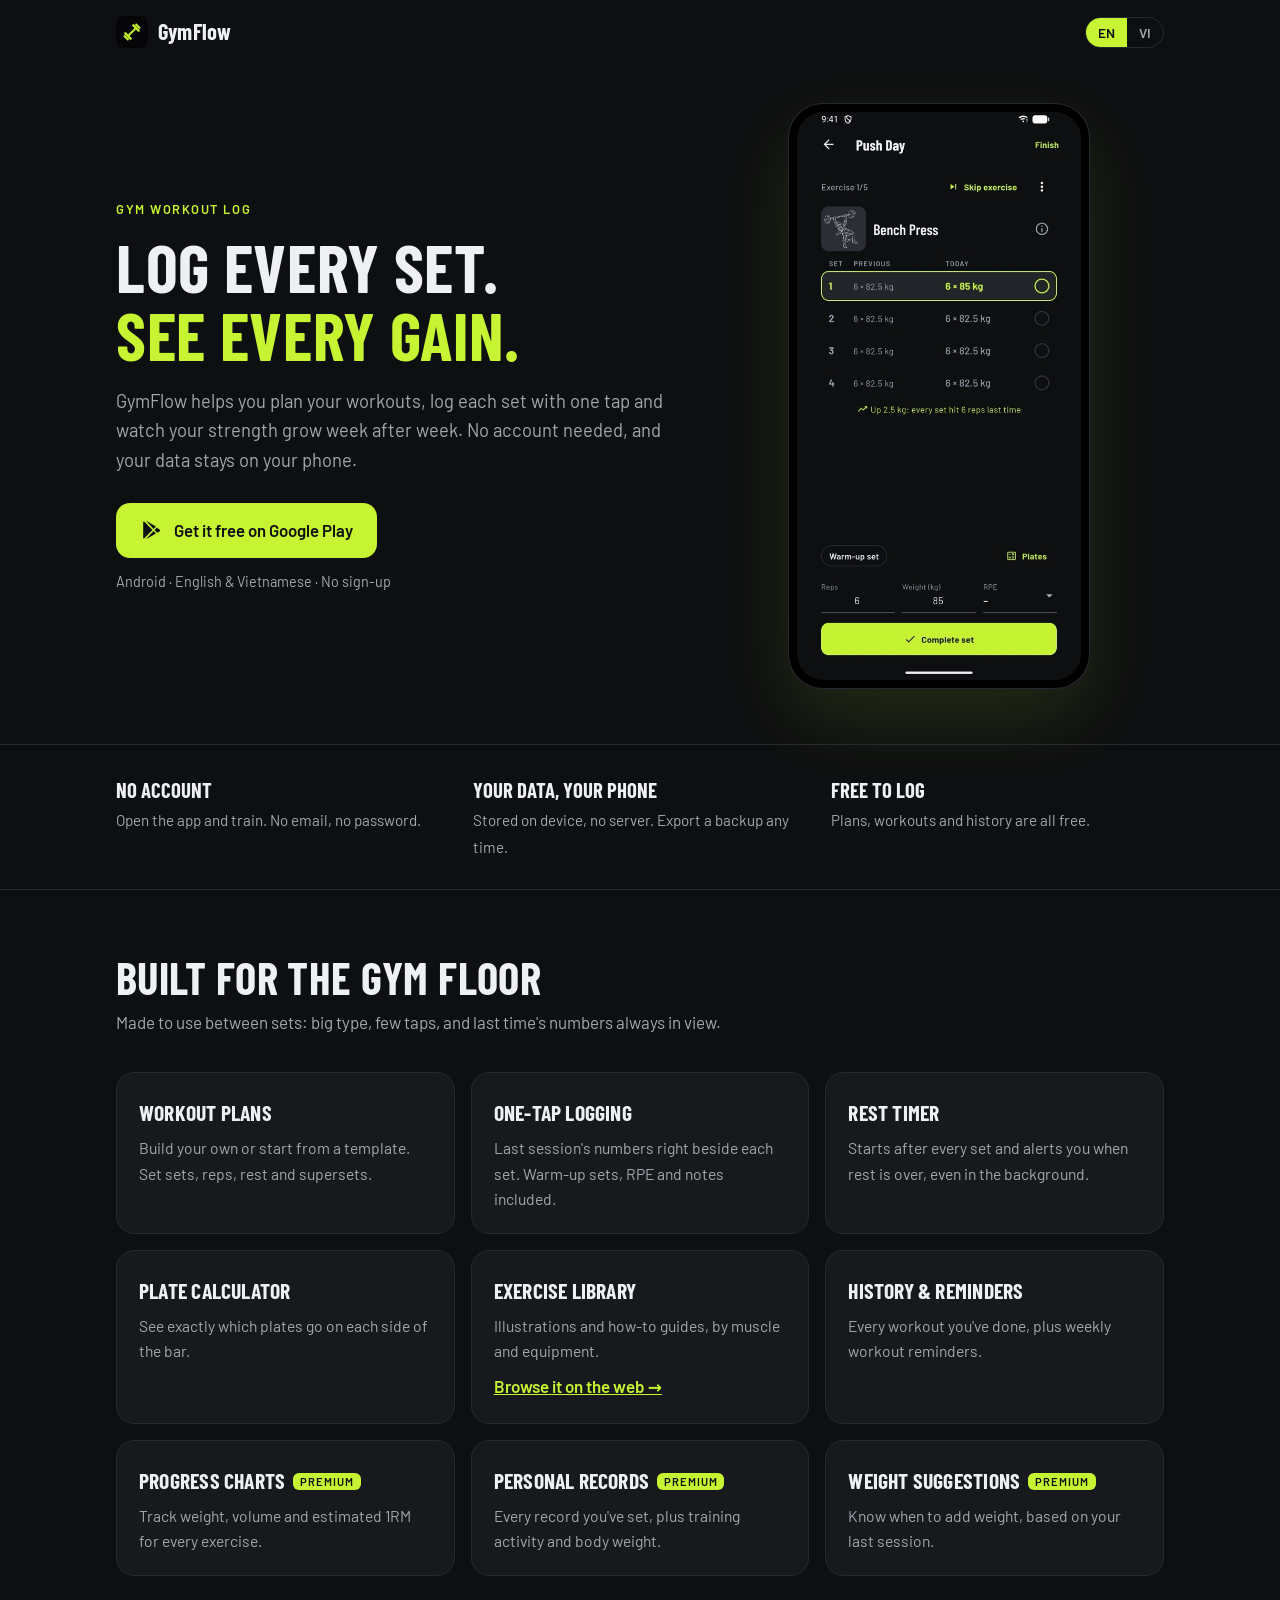
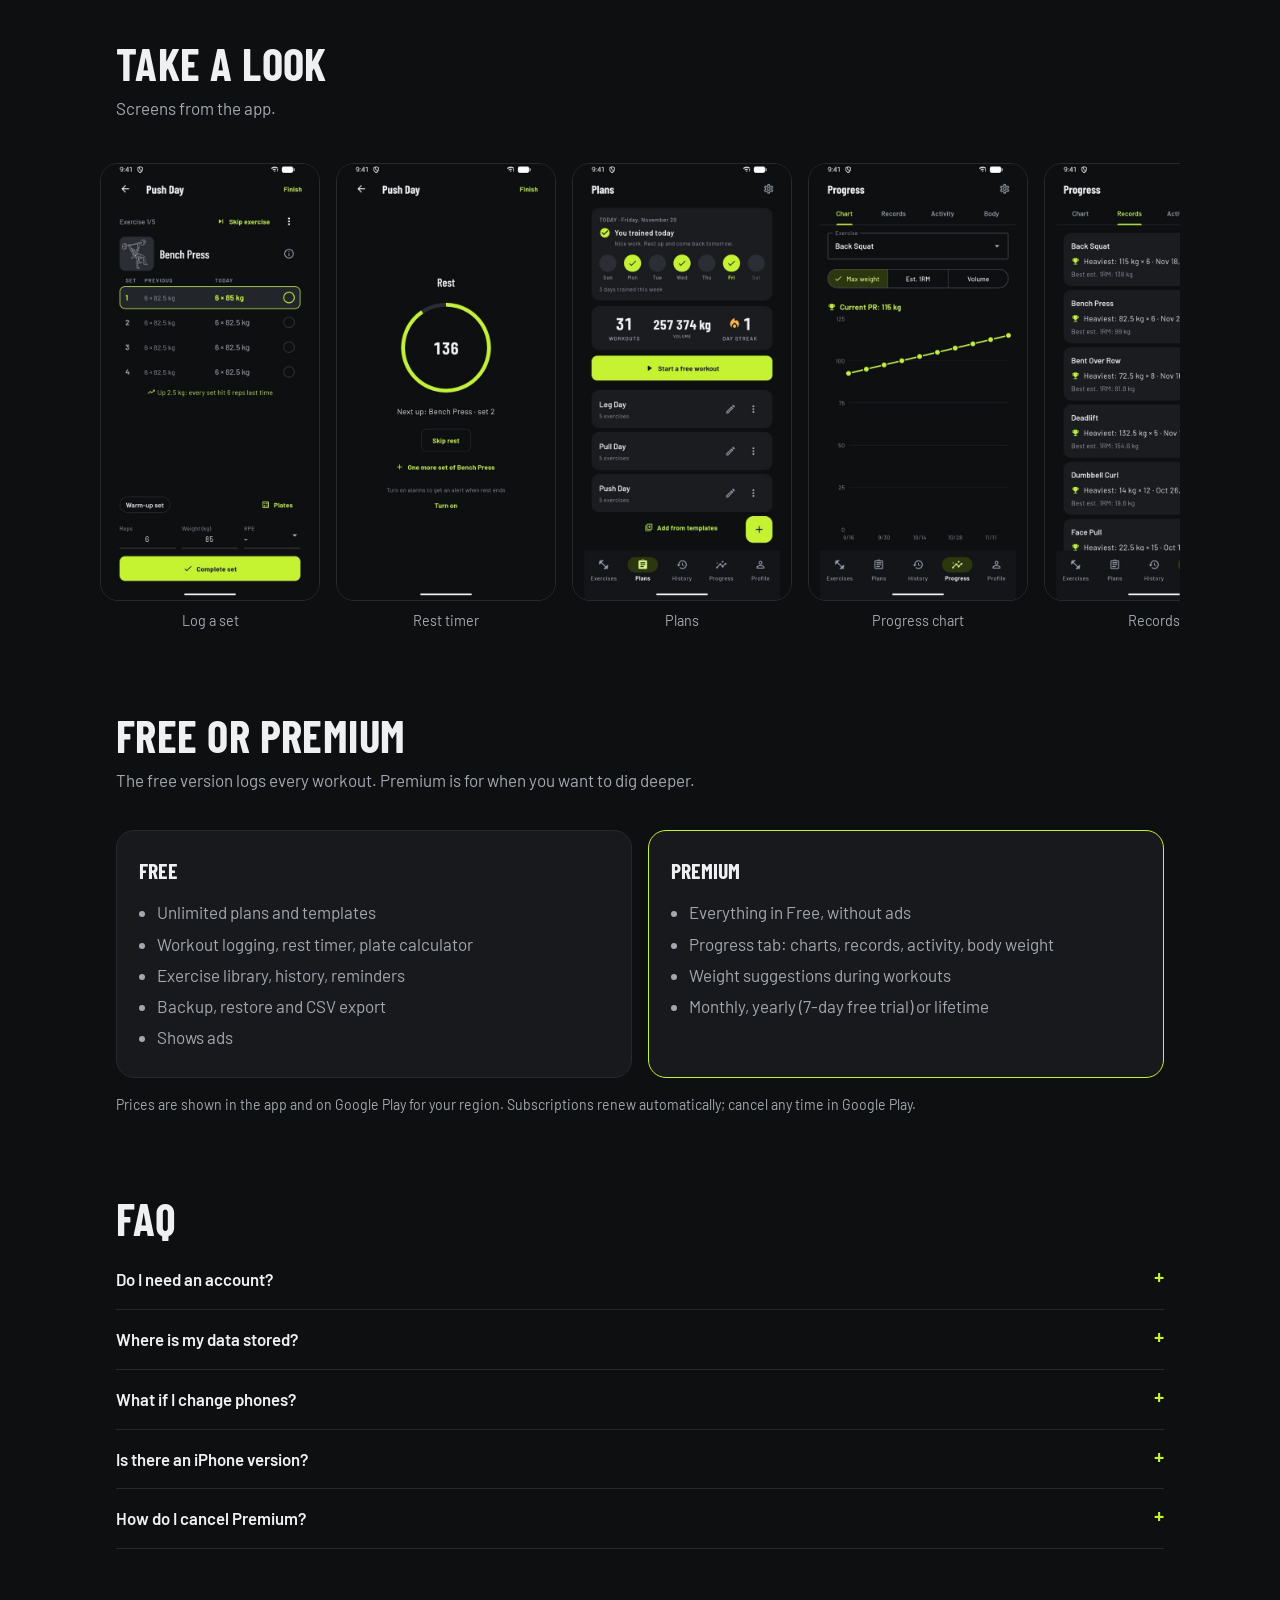
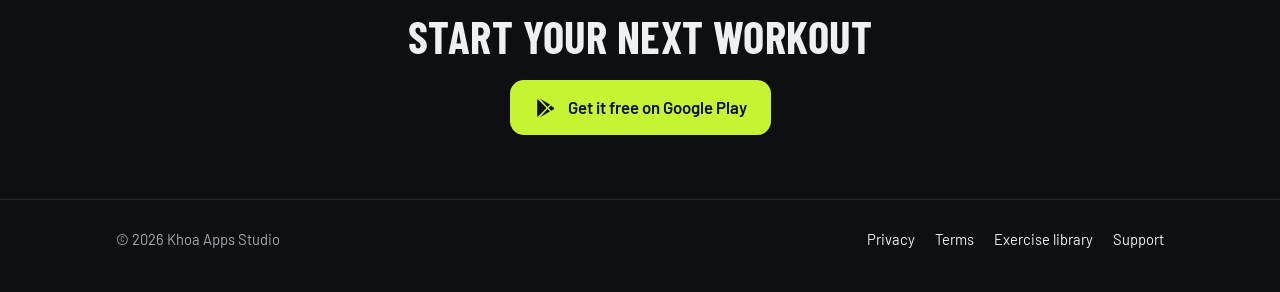
<file: index.html>
<!doctype html>
<html lang="en">
<head>
<meta charset="utf-8">
<meta name="viewport" content="width=device-width, initial-scale=1">
<title>GymFlow — Gym workout log &amp; tracker</title>
<meta name="description" content="Plan workouts, log every set and see your progress. No account, your data stays on your phone. Free on Google Play.">
<meta property="og:type" content="website">
<meta property="og:title" content="GymFlow — Gym workout log &amp; tracker">
<meta property="og:description" content="Plan workouts, log every set and see your progress. No account, your data stays on your phone.">
<meta property="og:image" content="https://khoatn1993.github.io/img/og.jpg">
<meta property="og:url" content="https://khoatn1993.github.io/">
<meta name="twitter:card" content="summary_large_image">
<meta name="theme-color" content="#0e0f11">
<link rel="icon" type="image/png" href="img/favicon.png">
<link rel="apple-touch-icon" href="img/icon-192.png">
<link rel="preconnect" href="https://fonts.googleapis.com">
<link rel="preconnect" href="https://fonts.gstatic.com" crossorigin>
<link href="https://fonts.googleapis.com/css2?family=Barlow:wght@400;500;600&family=Barlow+Condensed:wght@600;700&display=swap" rel="stylesheet">
<style>
:root {
  --bg: #0e0f11;
  --surface: #17191c;
  --line: #26292e;
  --fg: #eef0f2;
  --muted: #a3a8b0;
  --lime: #c6f432;
  --on-lime: #0e0f11;
}
* { box-sizing: border-box; }
html { scroll-behavior: smooth; }
body {
  margin: 0;
  background: var(--bg);
  color: var(--fg);
  font: 17px/1.6 "Barlow", system-ui, -apple-system, "Segoe UI", Roboto, sans-serif;
  -webkit-font-smoothing: antialiased;
}
a { color: var(--lime); }
img { display: block; max-width: 100%; height: auto; }
.wrap { max-width: 1080px; margin: 0 auto; padding: 0 16px; }
h1, h2, h3, .brand { font-family: "Barlow Condensed", "Barlow", sans-serif; letter-spacing: 0.01em; }

header .wrap { display: flex; align-items: center; justify-content: space-between; height: 64px; }
.brand { display: flex; align-items: center; gap: 10px; font-size: 1.4rem; font-weight: 700; color: var(--fg); text-decoration: none; }
.brand img { width: 32px; height: 32px; border-radius: 8px; }
.lang-switch { display: flex; border: 1px solid var(--line); border-radius: 999px; overflow: hidden; }
.lang-switch button {
  background: none; border: 0; color: var(--muted); font: 600 0.85rem "Barlow", sans-serif;
  padding: 6px 12px; cursor: pointer;
}
.lang-switch button[aria-pressed="true"] { background: var(--lime); color: var(--on-lime); }

.hero { padding: 40px 0 56px; }
.hero .wrap { display: grid; grid-template-columns: 1.1fr 0.9fr; gap: 48px; align-items: center; }
.eyebrow { color: var(--lime); font-weight: 600; text-transform: uppercase; letter-spacing: 0.12em; font-size: 0.8rem; margin: 0 0 12px; }
.hero h1 { font-size: clamp(2.6rem, 6vw, 4.2rem); line-height: 1.02; margin: 0 0 18px; text-transform: uppercase; }
.hero h1 span { color: var(--lime); }
.lead { font-size: 1.15rem; color: var(--muted); margin: 0 0 28px; max-width: 34em; }
.cta {
  display: inline-flex; align-items: center; gap: 12px;
  background: var(--lime); color: var(--on-lime); text-decoration: none;
  padding: 14px 24px; border-radius: 14px; font-weight: 600; font-size: 1.05rem;
}
.cta svg { width: 22px; height: 22px; flex: none; }
.cta:hover { filter: brightness(1.06); }
.cta-note { color: var(--muted); font-size: 0.9rem; margin: 12px 0 0; }
.phone {
  justify-self: center; width: min(300px, 80vw);
  border-radius: 34px; padding: 8px; background: #000;
  box-shadow: 0 0 0 1px var(--line), 0 30px 80px rgba(198, 244, 50, 0.12);
}
.phone img { width: 100%; border-radius: 26px; }

.pillars { border-top: 1px solid var(--line); border-bottom: 1px solid var(--line); padding: 28px 0; }
.pillars ul { list-style: none; margin: 0; padding: 0; display: grid; grid-template-columns: repeat(3, 1fr); gap: 24px; }
.pillars strong { display: block; font-family: "Barlow Condensed", sans-serif; font-size: 1.3rem; text-transform: uppercase; }
.pillars span { color: var(--muted); font-size: 0.95rem; }

section { padding: 64px 0; }
section.tight { padding-top: 0; }
section > .wrap > h2 { font-size: clamp(2rem, 4vw, 2.8rem); text-transform: uppercase; margin: 0 0 8px; line-height: 1.05; }
.sub { color: var(--muted); margin: 0 0 36px; max-width: 40em; }
.grid { display: grid; grid-template-columns: repeat(3, 1fr); gap: 16px; }
.card { background: var(--surface); border: 1px solid var(--line); border-radius: 18px; padding: 22px; }
.card h3 { font-size: 1.35rem; margin: 0 0 6px; text-transform: uppercase; }
.card p { margin: 0; color: var(--muted); font-size: 0.98rem; }
.card-link { display: inline-block; margin-top: 10px; font-weight: 600; }
.badge { display: inline-block; font: 600 0.7rem "Barlow", sans-serif; text-transform: uppercase; letter-spacing: 0.08em; color: var(--on-lime); background: var(--lime); border-radius: 6px; padding: 2px 7px; margin-left: 8px; vertical-align: 3px; }

.gallery { display: flex; gap: 16px; overflow-x: auto; scroll-snap-type: x mandatory; padding: 4px 16px 16px; margin: 0 -16px; }
.gallery figure { flex: 0 0 auto; width: 220px; margin: 0; scroll-snap-align: start; }
.gallery img { width: 100%; border-radius: 18px; border: 1px solid var(--line); }
.gallery figcaption { color: var(--muted); font-size: 0.9rem; margin-top: 8px; text-align: center; }

.plans { display: grid; grid-template-columns: 1fr 1fr; gap: 16px; }
.plans .card ul { margin: 12px 0 0; padding-left: 1.1rem; color: var(--muted); }
.plans .card li { margin: 4px 0; }
.plans .premium { border-color: var(--lime); }
.fine { color: var(--muted); font-size: 0.88rem; margin-top: 16px; }

details { border-bottom: 1px solid var(--line); padding: 16px 0; }
summary { cursor: pointer; font-weight: 600; font-size: 1.05rem; list-style: none; display: flex; justify-content: space-between; gap: 16px; }
summary::-webkit-details-marker { display: none; }
summary::after { content: "+"; color: var(--lime); font-size: 1.3rem; line-height: 1; }
details[open] summary::after { content: "–"; }
details p { color: var(--muted); margin: 10px 0 0; }

.final { text-align: center; }
.final h2 { margin-bottom: 20px !important; }
footer { border-top: 1px solid var(--line); padding: 28px 0 40px; color: var(--muted); font-size: 0.92rem; }
footer .wrap { display: flex; flex-wrap: wrap; gap: 12px 24px; justify-content: space-between; }
footer nav { display: flex; flex-wrap: wrap; gap: 8px 20px; }
footer a { color: var(--fg); text-decoration: none; }
footer a:hover { color: var(--lime); }

@media (max-width: 820px) {
  .hero { padding-top: 16px; }
  .hero .wrap { grid-template-columns: 1fr; gap: 40px; }
  .grid { grid-template-columns: 1fr 1fr; }
  .pillars ul { grid-template-columns: 1fr; gap: 14px; }
}
@media (max-width: 560px) {
  .grid, .plans { grid-template-columns: 1fr; }
  section { padding: 48px 0; }
  .gallery figure { width: 180px; }
}
</style>
</head>
<body>

<header>
  <div class="wrap">
    <a class="brand" href="#"><img src="img/icon-192.png" alt="">GymFlow</a>
    <div class="lang-switch" role="group" aria-label="Language">
      <button type="button" data-set-lang="en" aria-pressed="true">EN</button>
      <button type="button" data-set-lang="vi" aria-pressed="false">VI</button>
    </div>
  </div>
</header>

<main>
<div class="hero">
  <div class="wrap">
    <div>
      <p class="eyebrow" data-vi="Nhật ký tập gym">Gym workout log</p>
      <h1 data-vi-html="Ghi từng hiệp.<br><span>Thấy rõ tiến bộ.</span>">Log every set.<br><span>See every gain.</span></h1>
      <p class="lead" data-vi="GymFlow giúp bạn lập kế hoạch buổi tập, ghi lại từng hiệp chỉ với một chạm và theo dõi sức mạnh tăng lên qua từng tuần. Không cần tài khoản, dữ liệu nằm trên điện thoại của bạn.">GymFlow helps you plan your workouts, log each set with one tap and watch your strength grow week after week. No account needed, and your data stays on your phone.</p>
      <a class="cta" href="https://play.google.com/store/apps/details?id=com.fitness.personal&amp;referrer=utm_source%3Dwebsite%26utm_campaign%3Dhero">
        <svg viewBox="0 0 24 24" aria-hidden="true"><path fill="currentColor" d="M4.2 2.4a1.5 1.5 0 0 0-.7 1.3v16.6c0 .55.28 1.04.7 1.3l9.4-9.6-9.4-9.6Zm10.6 8.4 2.6-2.7L6.6 1.9l8.2 8.9Zm0 2.4-8.2 8.9 10.8-6.2-2.6-2.7Zm4-4.3-2.9 3.1 2.9 3.1 2.6-1.5c.8-.47.8-1.63 0-2.1l-2.6-1.6Z"/></svg>
        <span data-vi="Tải miễn phí trên Google Play">Get it free on Google Play</span>
      </a>
      <p class="cta-note" data-vi="Android · Tiếng Việt &amp; English · Không cần đăng ký">Android · English &amp; Vietnamese · No sign-up</p>
    </div>
    <div class="phone"><img src="img/01-session.jpg" alt="Logging a bench press set in GymFlow" width="540" height="1080"></div>
  </div>
</div>

<div class="pillars">
  <div class="wrap">
    <ul>
      <li><strong data-vi="Không tài khoản">No account</strong><span data-vi="Mở app là tập. Không email, không mật khẩu.">Open the app and train. No email, no password.</span></li>
      <li><strong data-vi="Dữ liệu của bạn">Your data, your phone</strong><span data-vi="Lưu trên máy, không có server. Xuất file sao lưu bất cứ lúc nào.">Stored on device, no server. Export a backup any time.</span></li>
      <li><strong data-vi="Miễn phí để ghi">Free to log</strong><span data-vi="Kế hoạch, buổi tập và lịch sử đều miễn phí.">Plans, workouts and history are all free.</span></li>
    </ul>
  </div>
</div>

<section id="features">
  <div class="wrap">
    <h2 data-vi="Mọi thứ cho buổi tập">Built for the gym floor</h2>
    <p class="sub" data-vi="Thiết kế để dùng giữa các hiệp: chữ to, ít chạm, luôn thấy lần trước bạn đã làm gì.">Made to use between sets: big type, few taps, and last time's numbers always in view.</p>
    <div class="grid">
      <div class="card"><h3 data-vi="Kế hoạch tập">Workout plans</h3><p data-vi="Tự tạo hoặc bắt đầu từ mẫu có sẵn. Đặt số hiệp, số lần, thời gian nghỉ và superset.">Build your own or start from a template. Set sets, reps, rest and supersets.</p></div>
      <div class="card"><h3 data-vi="Ghi một chạm">One-tap logging</h3><p data-vi="Số liệu lần trước nằm ngay cạnh từng hiệp. Có hiệp khởi động, RPE và ghi chú.">Last session's numbers right beside each set. Warm-up sets, RPE and notes included.</p></div>
      <div class="card"><h3 data-vi="Đồng hồ nghỉ">Rest timer</h3><p data-vi="Tự chạy sau mỗi hiệp và báo khi hết giờ nghỉ, kể cả khi app chạy nền.">Starts after every set and alerts you when rest is over, even in the background.</p></div>
      <div class="card"><h3 data-vi="Tính bánh tạ">Plate calculator</h3><p data-vi="Biết ngay cần lắp bánh tạ nào mỗi bên thanh đòn.">See exactly which plates go on each side of the bar.</p></div>
      <div class="card"><h3 data-vi="Thư viện bài tập">Exercise library</h3><p data-vi="Hình minh hoạ và hướng dẫn từng bài, theo nhóm cơ và dụng cụ.">Illustrations and how-to guides, by muscle and equipment.</p><a class="card-link library-link" href="https://gymflowlog.pages.dev/" data-vi="Xem thư viện trên web →">Browse it on the web →</a></div>
      <div class="card"><h3 data-vi-html="Lịch sử &amp; nhắc tập">History &amp; reminders</h3><p data-vi="Xem lại mọi buổi tập và đặt lời nhắc hằng tuần.">Every workout you've done, plus weekly workout reminders.</p></div>
      <div class="card"><h3><span data-vi="Biểu đồ tiến bộ">Progress charts</span><span class="badge">Premium</span></h3><p data-vi="Theo dõi mức tạ, khối lượng và 1RM ước tính của từng bài.">Track weight, volume and estimated 1RM for every exercise.</p></div>
      <div class="card"><h3><span data-vi="Kỷ lục cá nhân">Personal records</span><span class="badge">Premium</span></h3><p data-vi="Mọi kỷ lục bạn đã lập, cùng hoạt động tập luyện và cân nặng cơ thể.">Every record you've set, plus training activity and body weight.</p></div>
      <div class="card"><h3><span data-vi="Gợi ý mức tạ">Weight suggestions</span><span class="badge">Premium</span></h3><p data-vi="Biết khi nào nên tăng tạ, dựa trên buổi tập trước.">Know when to add weight, based on your last session.</p></div>
    </div>
  </div>
</section>

<section id="screens" class="tight">
  <div class="wrap">
    <h2 data-vi="Xem trước">Take a look</h2>
    <p class="sub" data-vi="Ảnh chụp từ app (giao diện tiếng Anh).">Screens from the app.</p>
    <div class="gallery">
      <figure><img src="img/01-session.jpg" alt="" loading="lazy" width="540" height="1080"><figcaption data-vi="Ghi hiệp">Log a set</figcaption></figure>
      <figure><img src="img/02-session-rest.jpg" alt="" loading="lazy" width="540" height="1080"><figcaption data-vi="Nghỉ giữa hiệp">Rest timer</figcaption></figure>
      <figure><img src="img/05-plans.jpg" alt="" loading="lazy" width="540" height="1080"><figcaption data-vi="Kế hoạch">Plans</figcaption></figure>
      <figure><img src="img/03-progress-chart.jpg" alt="" loading="lazy" width="540" height="1080"><figcaption data-vi="Biểu đồ">Progress chart</figcaption></figure>
      <figure><img src="img/04-progress-records.jpg" alt="" loading="lazy" width="540" height="1080"><figcaption data-vi="Kỷ lục">Records</figcaption></figure>
      <figure><img src="img/06-history.jpg" alt="" loading="lazy" width="540" height="1080"><figcaption data-vi="Lịch sử">History</figcaption></figure>
      <figure><img src="img/07-guide.jpg" alt="" loading="lazy" width="540" height="1080"><figcaption data-vi="Hướng dẫn bài tập">Exercise guide</figcaption></figure>
    </div>
  </div>
</section>

<section id="pricing" class="tight">
  <div class="wrap">
    <h2 data-vi="Miễn phí hay Premium">Free or Premium</h2>
    <p class="sub" data-vi="Bản miễn phí đủ để ghi mọi buổi tập. Premium dành cho ai muốn xem sâu hơn.">The free version logs every workout. Premium is for when you want to dig deeper.</p>
    <div class="plans">
      <div class="card">
        <h3 data-vi="Miễn phí">Free</h3>
        <ul>
          <li data-vi="Kế hoạch tập không giới hạn, mẫu có sẵn">Unlimited plans and templates</li>
          <li data-vi="Ghi buổi tập, đồng hồ nghỉ, tính bánh tạ">Workout logging, rest timer, plate calculator</li>
          <li data-vi="Thư viện bài tập, lịch sử, nhắc tập">Exercise library, history, reminders</li>
          <li data-vi="Sao lưu, khôi phục, xuất CSV">Backup, restore and CSV export</li>
          <li data-vi="Có quảng cáo">Shows ads</li>
        </ul>
      </div>
      <div class="card premium">
        <h3>Premium</h3>
        <ul>
          <li data-vi="Mọi thứ của bản miễn phí, không quảng cáo">Everything in Free, without ads</li>
          <li data-vi="Tab Tiến độ: biểu đồ, kỷ lục, hoạt động, cân nặng">Progress tab: charts, records, activity, body weight</li>
          <li data-vi="Gợi ý mức tạ khi tập">Weight suggestions during workouts</li>
          <li data-vi="Theo tháng, theo năm (dùng thử 7 ngày) hoặc trọn đời">Monthly, yearly (7-day free trial) or lifetime</li>
        </ul>
      </div>
    </div>
    <p class="fine" data-vi="Giá hiển thị trong app và trên Google Play theo khu vực của bạn. Gói thuê bao tự gia hạn, huỷ bất cứ lúc nào trong Google Play.">Prices are shown in the app and on Google Play for your region. Subscriptions renew automatically; cancel any time in Google Play.</p>
  </div>
</section>

<section id="faq" class="tight">
  <div class="wrap">
    <h2 data-vi="Câu hỏi thường gặp">FAQ</h2>
    <details><summary data-vi="Có cần tạo tài khoản không?">Do I need an account?</summary><p data-vi="Không. Mở app là dùng được ngay.">No. Open the app and start training.</p></details>
    <details><summary data-vi="Dữ liệu của tôi được lưu ở đâu?">Where is my data stored?</summary><p data-vi="Chỉ trên điện thoại của bạn. GymFlow không có server và không đồng bộ dữ liệu tập luyện đi đâu cả. Xem Chính sách quyền riêng tư để biết chi tiết.">Only on your phone. GymFlow has no server and doesn't sync your training data anywhere. See the Privacy Policy for details.</p></details>
    <details><summary data-vi="Đổi điện thoại thì sao?">What if I change phones?</summary><p data-vi="Vào Cài đặt, xuất file sao lưu, chuyển file sang máy mới rồi khôi phục. Premium được lấy lại bằng nút Khôi phục giao dịch với cùng tài khoản Google.">Export a backup file from Settings, move it to the new phone and restore it. Premium comes back with Restore purchases on the same Google account.</p></details>
    <details><summary data-vi="Có bản iPhone không?">Is there an iPhone version?</summary><p data-vi="Hiện GymFlow chỉ có trên Android. Bản iOS đang được lên kế hoạch.">GymFlow is on Android for now. An iOS version is planned.</p></details>
    <details><summary data-vi="Làm sao huỷ gói Premium?">How do I cancel Premium?</summary><p data-vi="Trong Google Play → Thanh toán và gói thuê bao → Gói thuê bao. Premium vẫn dùng được đến hết kỳ đã trả tiền.">In Google Play → Payments &amp; subscriptions → Subscriptions. Premium stays active until the end of the period you paid for.</p></details>
  </div>
</section>

<section class="final tight">
  <div class="wrap">
    <h2 data-vi="Bắt đầu buổi tập tiếp theo">Start your next workout</h2>
    <a class="cta" href="https://play.google.com/store/apps/details?id=com.fitness.personal&amp;referrer=utm_source%3Dwebsite%26utm_campaign%3Dfooter">
      <svg viewBox="0 0 24 24" aria-hidden="true"><path fill="currentColor" d="M4.2 2.4a1.5 1.5 0 0 0-.7 1.3v16.6c0 .55.28 1.04.7 1.3l9.4-9.6-9.4-9.6Zm10.6 8.4 2.6-2.7L6.6 1.9l8.2 8.9Zm0 2.4-8.2 8.9 10.8-6.2-2.6-2.7Zm4-4.3-2.9 3.1 2.9 3.1 2.6-1.5c.8-.47.8-1.63 0-2.1l-2.6-1.6Z"/></svg>
      <span data-vi="Tải miễn phí trên Google Play">Get it free on Google Play</span>
    </a>
  </div>
</section>
</main>

<footer>
  <div class="wrap">
    <span>© 2026 Khoa Apps Studio</span>
    <nav>
      <a id="privacy-link" href="privacy.html" data-vi="Quyền riêng tư">Privacy</a>
      <a id="terms-link" href="terms.html" data-vi="Điều khoản">Terms</a>
      <a class="library-link" href="https://gymflowlog.pages.dev/" data-vi="Thư viện bài tập">Exercise library</a>
      <a href="mailto:gymflow.app.help@gmail.com" data-vi="Hỗ trợ">Support</a>
    </nav>
  </div>
</footer>

<script>
(function () {
  var nodes = document.querySelectorAll('[data-vi], [data-vi-html]');
  nodes.forEach(function (el) { el.dataset.en = el.innerHTML; });

  function apply(lang) {
    nodes.forEach(function (el) {
      if (lang === 'vi') {
        if (el.dataset.viHtml) el.innerHTML = el.dataset.viHtml;
        else el.textContent = el.dataset.vi;
      } else {
        el.innerHTML = el.dataset.en;
      }
    });
    document.documentElement.lang = lang;
    document.getElementById('privacy-link').href = lang === 'vi' ? 'privacy.html#vi' : 'privacy.html';
    document.getElementById('terms-link').href = lang === 'vi' ? 'terms.html#vi' : 'terms.html';
    document.querySelectorAll('.library-link').forEach(function (a) {
      a.href = lang === 'vi' ? 'https://gymflowlog.pages.dev/vi/' : 'https://gymflowlog.pages.dev/';
    });
    document.querySelectorAll('[data-set-lang]').forEach(function (b) {
      b.setAttribute('aria-pressed', String(b.dataset.setLang === lang));
    });
    try { localStorage.setItem('gymflow-lang', lang); } catch (e) {}
  }

  var saved = null;
  try { saved = localStorage.getItem('gymflow-lang'); } catch (e) {}
  var param = new URLSearchParams(location.search).get('lang');
  var initial = param || saved || ((navigator.language || '').toLowerCase().indexOf('vi') === 0 ? 'vi' : 'en');
  if (initial === 'vi') apply('vi');

  document.querySelectorAll('[data-set-lang]').forEach(function (b) {
    b.addEventListener('click', function () { apply(b.dataset.setLang); });
  });
})();
</script>
</body>
</html>
</file>
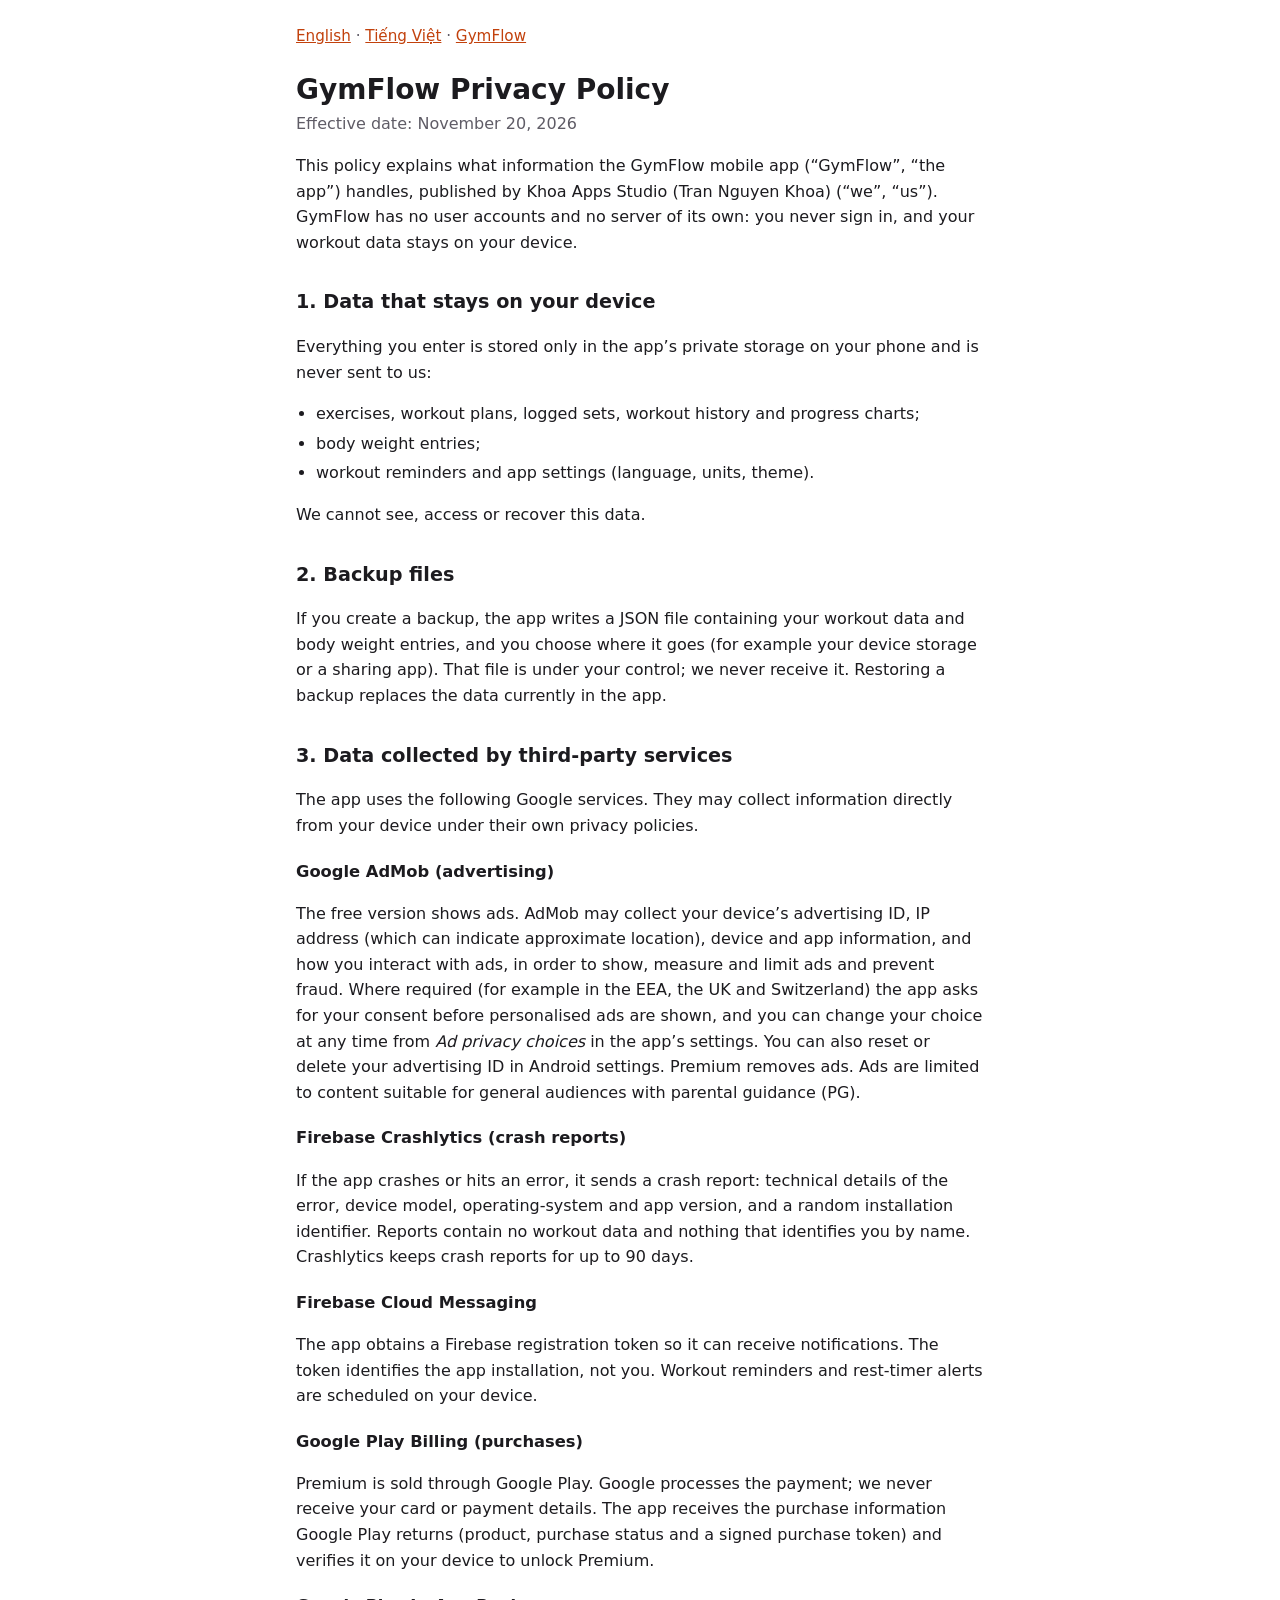
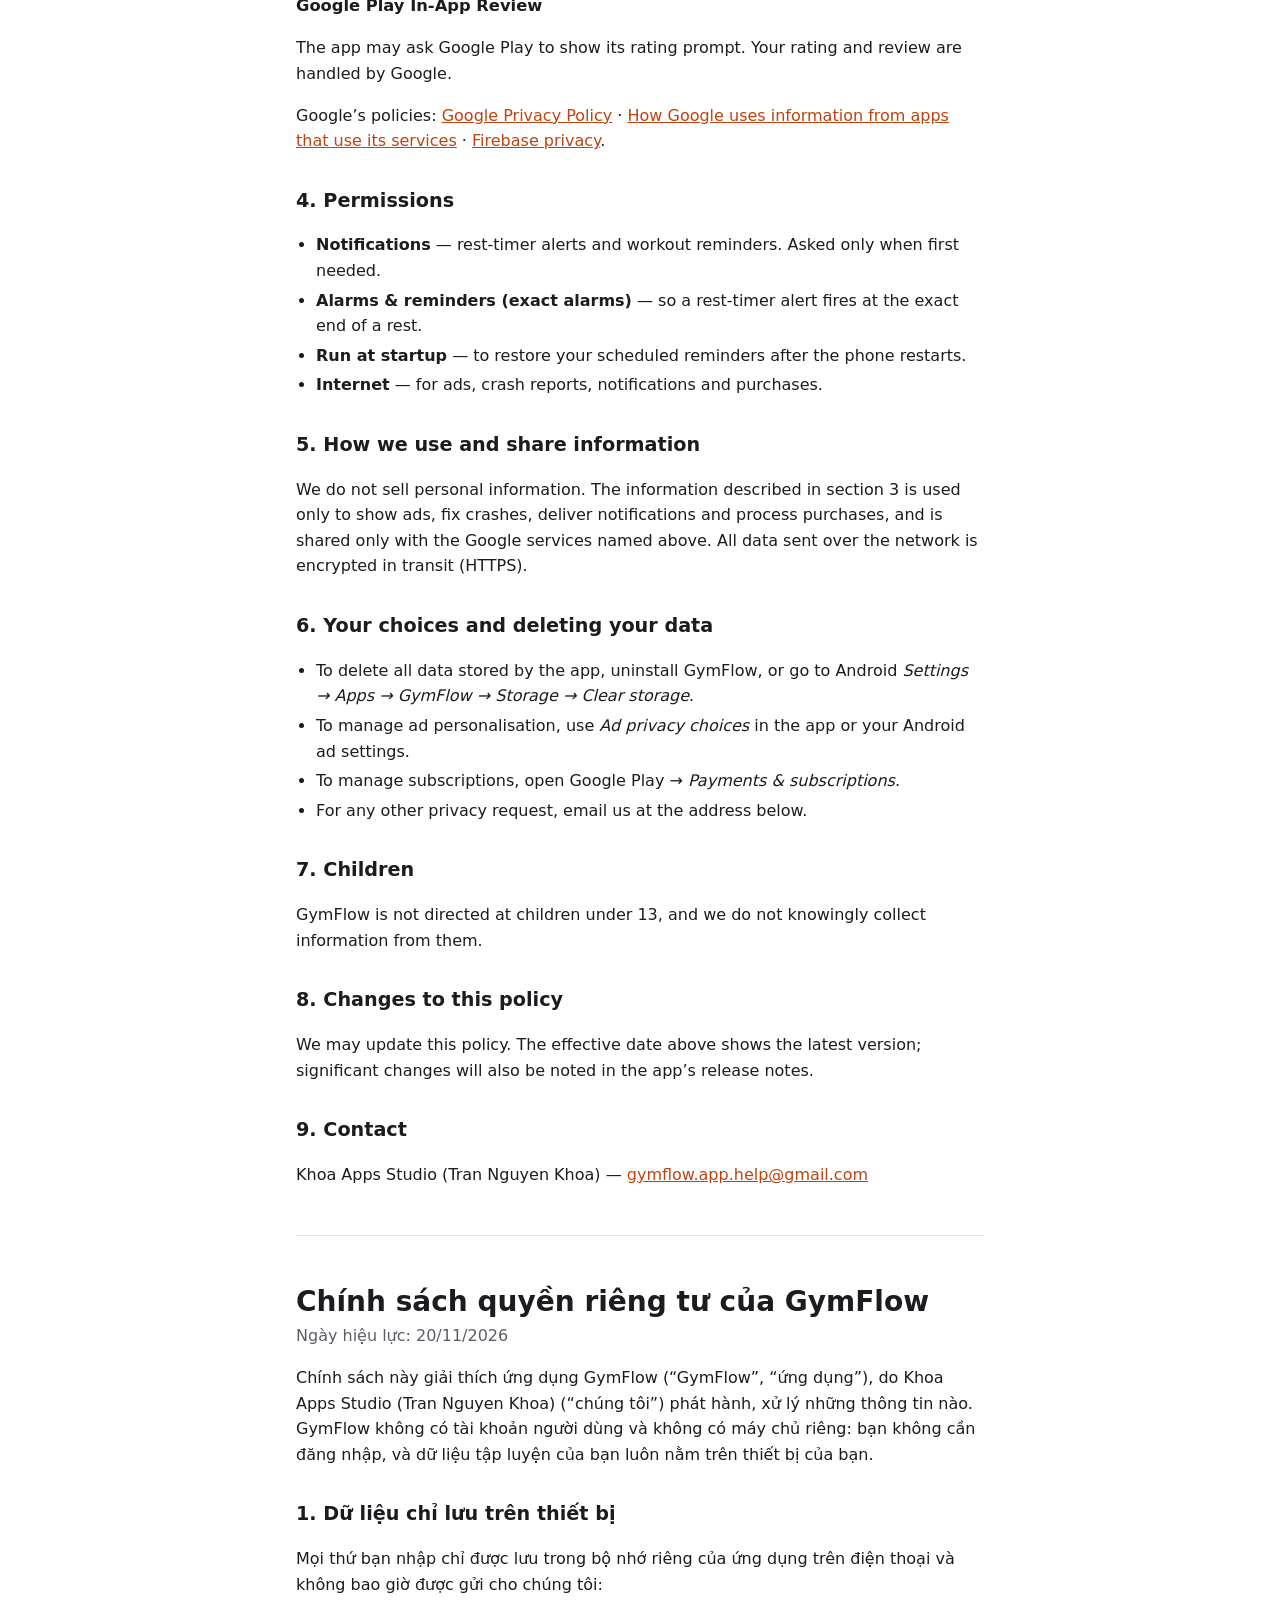
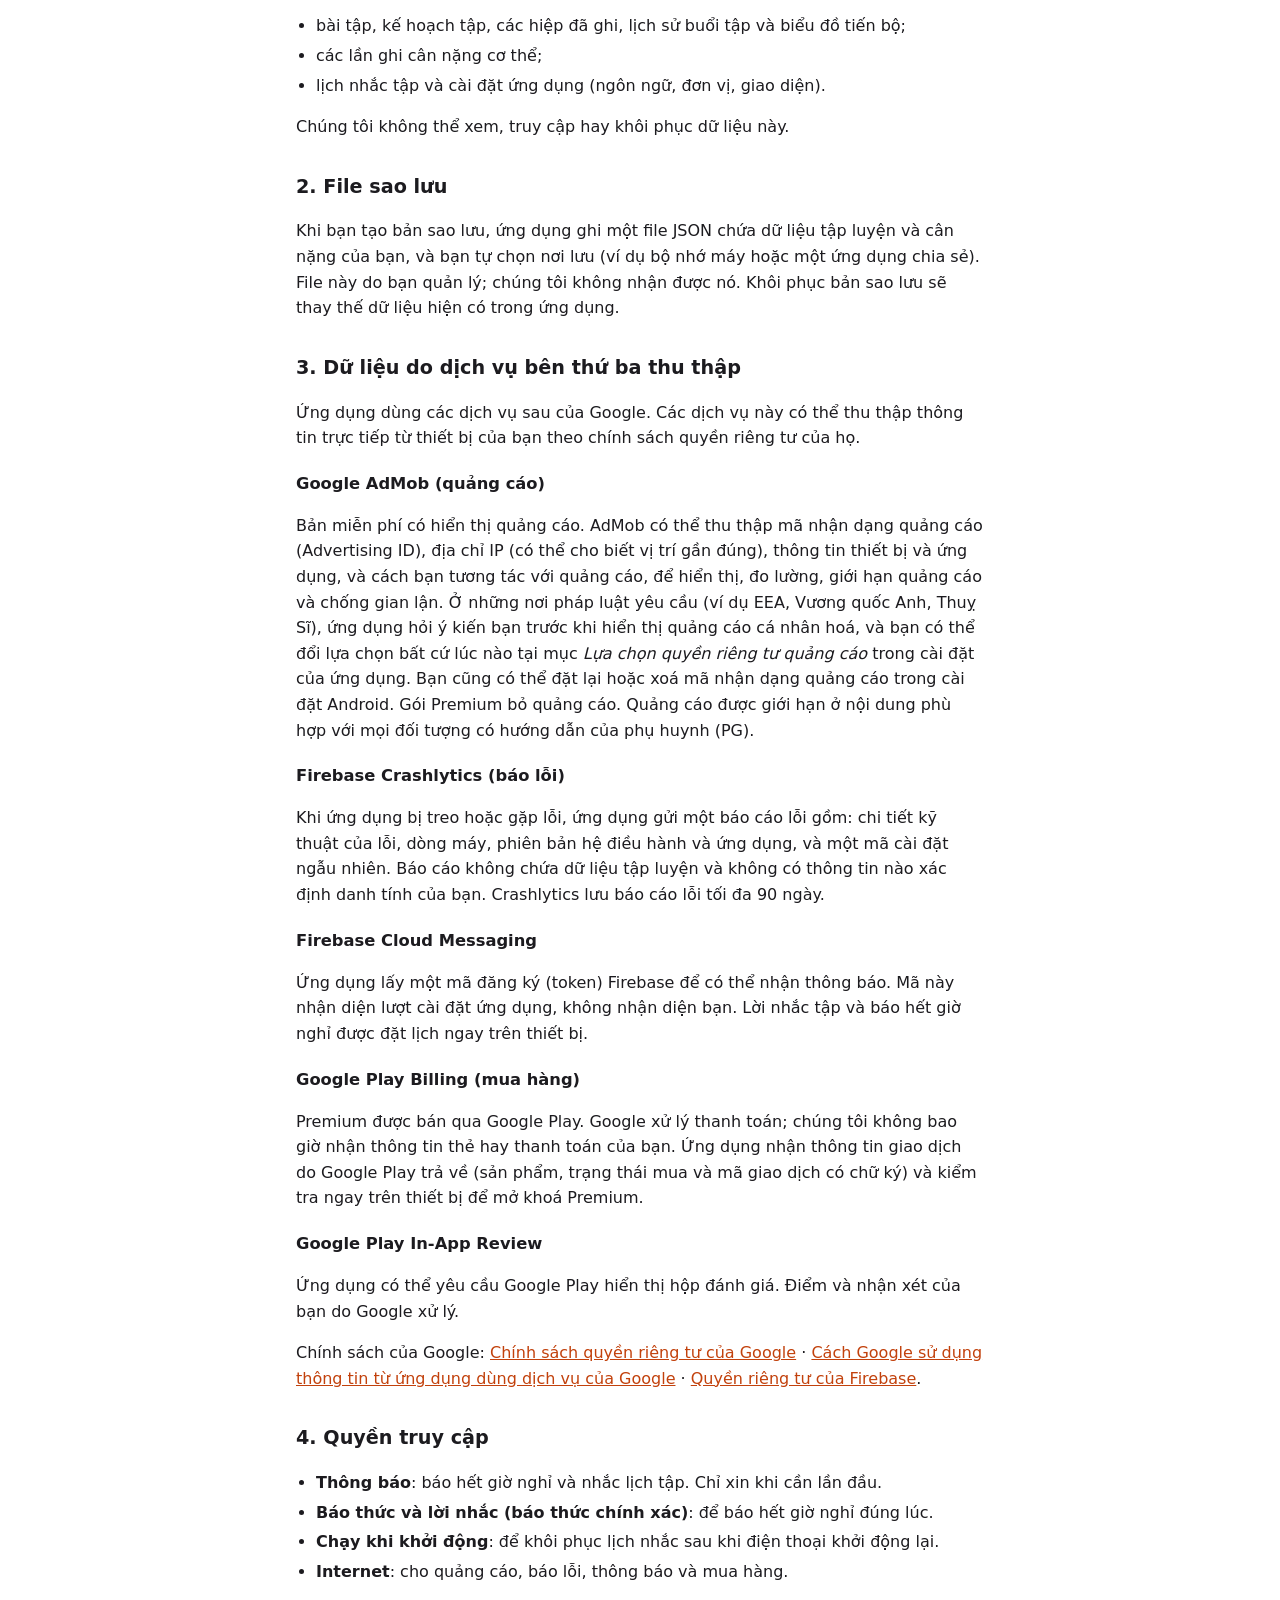
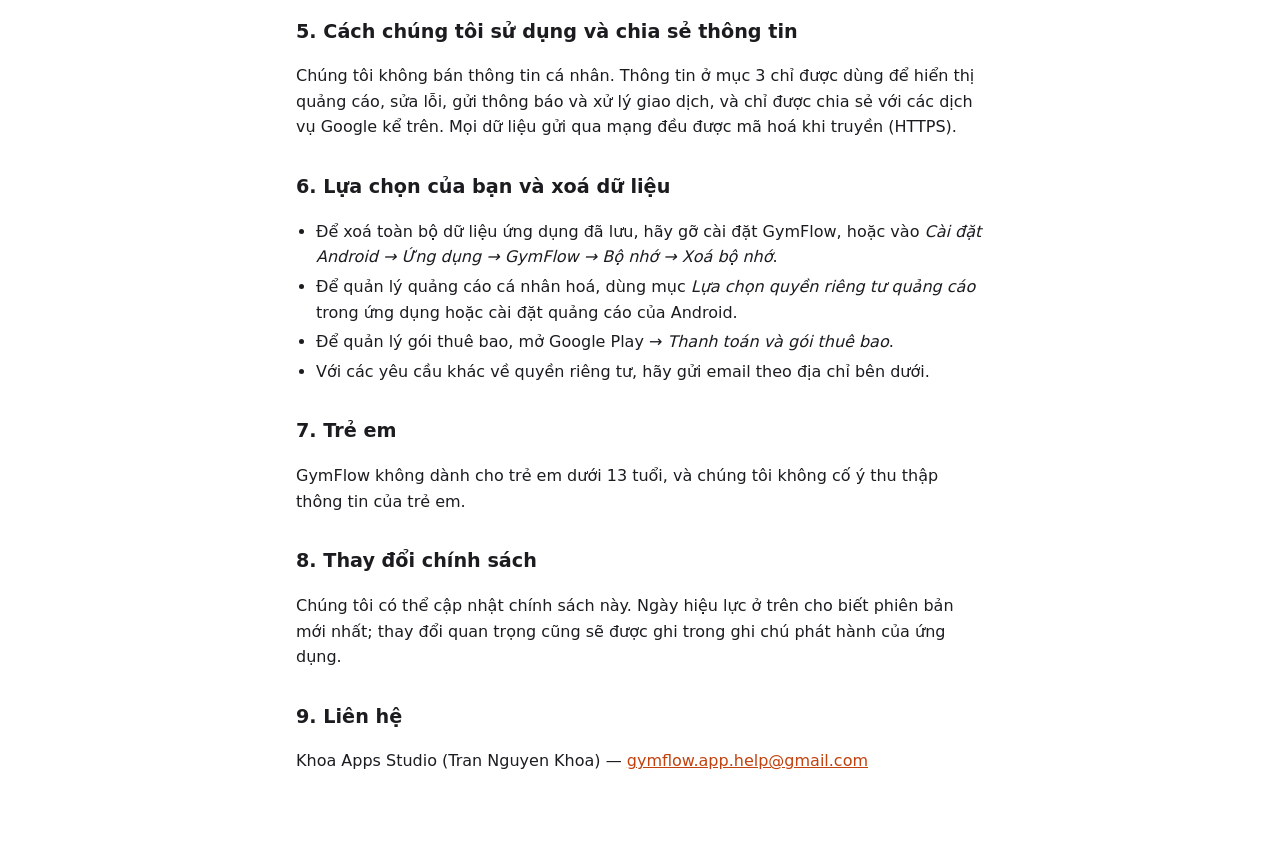
<file: privacy.html>
<!doctype html>
<html lang="en">
<head>
<meta charset="utf-8">
<meta name="viewport" content="width=device-width, initial-scale=1">
<title>GymFlow — Privacy Policy</title>
<link rel="stylesheet" href="style.css">
</head>
<body>
<main>
<nav class="lang"><a href="#en">English</a> · <a href="#vi">Tiếng Việt</a> · <a href="index.html">GymFlow</a></nav>

<!-- ============================== ENGLISH ============================== -->
<article id="en" lang="en">
<h1>GymFlow Privacy Policy</h1>
<p class="meta">Effective date: November 20, 2026</p>

<p>This policy explains what information the GymFlow mobile app (“GymFlow”, “the app”) handles, published by
Khoa Apps Studio (Tran Nguyen Khoa) (“we”, “us”). GymFlow has no user accounts and no server of its own: you never sign in,
and your workout data stays on your device.</p>

<h2>1. Data that stays on your device</h2>
<p>Everything you enter is stored only in the app’s private storage on your phone and is never sent to us:</p>
<ul>
<li>exercises, workout plans, logged sets, workout history and progress charts;</li>
<li>body weight entries;</li>
<li>workout reminders and app settings (language, units, theme).</li>
</ul>
<p>We cannot see, access or recover this data.</p>

<h2>2. Backup files</h2>
<p>If you create a backup, the app writes a JSON file containing your workout data and body weight entries,
and you choose where it goes (for example your device storage or a sharing app). That file is under your
control; we never receive it. Restoring a backup replaces the data currently in the app.</p>

<h2>3. Data collected by third-party services</h2>
<p>The app uses the following Google services. They may collect information directly from your device under
their own privacy policies.</p>

<h3>Google AdMob (advertising)</h3>
<p>The free version shows ads. AdMob may collect your device’s advertising ID, IP address (which can indicate
approximate location), device and app information, and how you interact with ads, in order to show,
measure and limit ads and prevent fraud. Where required (for example in the EEA, the UK and Switzerland) the
app asks for your consent before personalised ads are shown, and you can change your choice at any time from
<em>Ad privacy choices</em> in the app’s settings. You can also reset or delete your advertising ID in Android
settings. Premium removes ads. Ads are limited to content suitable for general audiences with parental
guidance (PG).</p>

<h3>Firebase Crashlytics (crash reports)</h3>
<p>If the app crashes or hits an error, it sends a crash report: technical details of the error, device model,
operating-system and app version, and a random installation identifier. Reports contain no workout data and
nothing that identifies you by name. Crashlytics keeps crash reports for up to 90 days.</p>

<h3>Firebase Cloud Messaging</h3>
<p>The app obtains a Firebase registration token so it can receive notifications. The token identifies the
app installation, not you. Workout reminders and rest-timer alerts are scheduled on your device.</p>

<h3>Google Play Billing (purchases)</h3>
<p>Premium is sold through Google Play. Google processes the payment; we never receive your card or payment
details. The app receives the purchase information Google Play returns (product, purchase status and a
signed purchase token) and verifies it on your device to unlock Premium.</p>

<h3>Google Play In-App Review</h3>
<p>The app may ask Google Play to show its rating prompt. Your rating and review are handled by Google.</p>

<p>Google’s policies: <a href="https://policies.google.com/privacy">Google Privacy Policy</a> ·
<a href="https://policies.google.com/technologies/partner-sites">How Google uses information from apps that use its services</a> ·
<a href="https://firebase.google.com/support/privacy">Firebase privacy</a>.</p>

<h2>4. Permissions</h2>
<ul>
<li><strong>Notifications</strong> — rest-timer alerts and workout reminders. Asked only when first needed.</li>
<li><strong>Alarms &amp; reminders (exact alarms)</strong> — so a rest-timer alert fires at the exact end of a rest.</li>
<li><strong>Run at startup</strong> — to restore your scheduled reminders after the phone restarts.</li>
<li><strong>Internet</strong> — for ads, crash reports, notifications and purchases.</li>
</ul>

<h2>5. How we use and share information</h2>
<p>We do not sell personal information. The information described in section 3 is used only to show ads,
fix crashes, deliver notifications and process purchases, and is shared only with the Google services named
above. All data sent over the network is encrypted in transit (HTTPS).</p>

<h2>6. Your choices and deleting your data</h2>
<ul>
<li>To delete all data stored by the app, uninstall GymFlow, or go to Android
<em>Settings → Apps → GymFlow → Storage → Clear storage</em>.</li>
<li>To manage ad personalisation, use <em>Ad privacy choices</em> in the app or your Android ad settings.</li>
<li>To manage subscriptions, open Google Play → <em>Payments &amp; subscriptions</em>.</li>
<li>For any other privacy request, email us at the address below.</li>
</ul>

<h2>7. Children</h2>
<p>GymFlow is not directed at children under 13, and we do not knowingly collect information from them.</p>

<h2>8. Changes to this policy</h2>
<p>We may update this policy. The effective date above shows the latest version; significant changes will
also be noted in the app’s release notes.</p>

<h2>9. Contact</h2>
<p>Khoa Apps Studio (Tran Nguyen Khoa) — <a href="mailto:gymflow.app.help@gmail.com">gymflow.app.help@gmail.com</a></p>
</article>

<hr>

<!-- ============================= TIẾNG VIỆT ============================= -->
<article id="vi" lang="vi">
<h1>Chính sách quyền riêng tư của GymFlow</h1>
<p class="meta">Ngày hiệu lực: 20/11/2026</p>

<p>Chính sách này giải thích ứng dụng GymFlow (“GymFlow”, “ứng dụng”), do Khoa Apps Studio (Tran Nguyen Khoa) (“chúng tôi”)
phát hành, xử lý những thông tin nào. GymFlow không có tài khoản người dùng và không có máy chủ riêng: bạn
không cần đăng nhập, và dữ liệu tập luyện của bạn luôn nằm trên thiết bị của bạn.</p>

<h2>1. Dữ liệu chỉ lưu trên thiết bị</h2>
<p>Mọi thứ bạn nhập chỉ được lưu trong bộ nhớ riêng của ứng dụng trên điện thoại và không bao giờ được gửi
cho chúng tôi:</p>
<ul>
<li>bài tập, kế hoạch tập, các hiệp đã ghi, lịch sử buổi tập và biểu đồ tiến bộ;</li>
<li>các lần ghi cân nặng cơ thể;</li>
<li>lịch nhắc tập và cài đặt ứng dụng (ngôn ngữ, đơn vị, giao diện).</li>
</ul>
<p>Chúng tôi không thể xem, truy cập hay khôi phục dữ liệu này.</p>

<h2>2. File sao lưu</h2>
<p>Khi bạn tạo bản sao lưu, ứng dụng ghi một file JSON chứa dữ liệu tập luyện và cân nặng của bạn, và bạn
tự chọn nơi lưu (ví dụ bộ nhớ máy hoặc một ứng dụng chia sẻ). File này do bạn quản lý; chúng tôi không nhận
được nó. Khôi phục bản sao lưu sẽ thay thế dữ liệu hiện có trong ứng dụng.</p>

<h2>3. Dữ liệu do dịch vụ bên thứ ba thu thập</h2>
<p>Ứng dụng dùng các dịch vụ sau của Google. Các dịch vụ này có thể thu thập thông tin trực tiếp từ thiết bị
của bạn theo chính sách quyền riêng tư của họ.</p>

<h3>Google AdMob (quảng cáo)</h3>
<p>Bản miễn phí có hiển thị quảng cáo. AdMob có thể thu thập mã nhận dạng quảng cáo (Advertising ID), địa chỉ
IP (có thể cho biết vị trí gần đúng), thông tin thiết bị và ứng dụng, và cách bạn tương tác với quảng cáo, để
hiển thị, đo lường, giới hạn quảng cáo và chống gian lận. Ở những nơi pháp luật yêu cầu (ví dụ EEA, Vương quốc
Anh, Thuỵ Sĩ), ứng dụng hỏi ý kiến bạn trước khi hiển thị quảng cáo cá nhân hoá, và bạn có thể đổi lựa chọn
bất cứ lúc nào tại mục <em>Lựa chọn quyền riêng tư quảng cáo</em> trong cài đặt của ứng dụng. Bạn cũng có thể
đặt lại hoặc xoá mã nhận dạng quảng cáo trong cài đặt Android. Gói Premium bỏ quảng cáo. Quảng cáo được giới
hạn ở nội dung phù hợp với mọi đối tượng có hướng dẫn của phụ huynh (PG).</p>

<h3>Firebase Crashlytics (báo lỗi)</h3>
<p>Khi ứng dụng bị treo hoặc gặp lỗi, ứng dụng gửi một báo cáo lỗi gồm: chi tiết kỹ thuật của lỗi, dòng máy,
phiên bản hệ điều hành và ứng dụng, và một mã cài đặt ngẫu nhiên. Báo cáo không chứa dữ liệu tập luyện và
không có thông tin nào xác định danh tính của bạn. Crashlytics lưu báo cáo lỗi tối đa 90 ngày.</p>

<h3>Firebase Cloud Messaging</h3>
<p>Ứng dụng lấy một mã đăng ký (token) Firebase để có thể nhận thông báo. Mã này nhận diện lượt cài đặt ứng
dụng, không nhận diện bạn. Lời nhắc tập và báo hết giờ nghỉ được đặt lịch ngay trên thiết bị.</p>

<h3>Google Play Billing (mua hàng)</h3>
<p>Premium được bán qua Google Play. Google xử lý thanh toán; chúng tôi không bao giờ nhận thông tin thẻ hay
thanh toán của bạn. Ứng dụng nhận thông tin giao dịch do Google Play trả về (sản phẩm, trạng thái mua và mã
giao dịch có chữ ký) và kiểm tra ngay trên thiết bị để mở khoá Premium.</p>

<h3>Google Play In-App Review</h3>
<p>Ứng dụng có thể yêu cầu Google Play hiển thị hộp đánh giá. Điểm và nhận xét của bạn do Google xử lý.</p>

<p>Chính sách của Google: <a href="https://policies.google.com/privacy">Chính sách quyền riêng tư của Google</a> ·
<a href="https://policies.google.com/technologies/partner-sites">Cách Google sử dụng thông tin từ ứng dụng dùng dịch vụ của Google</a> ·
<a href="https://firebase.google.com/support/privacy">Quyền riêng tư của Firebase</a>.</p>

<h2>4. Quyền truy cập</h2>
<ul>
<li><strong>Thông báo</strong>: báo hết giờ nghỉ và nhắc lịch tập. Chỉ xin khi cần lần đầu.</li>
<li><strong>Báo thức và lời nhắc (báo thức chính xác)</strong>: để báo hết giờ nghỉ đúng lúc.</li>
<li><strong>Chạy khi khởi động</strong>: để khôi phục lịch nhắc sau khi điện thoại khởi động lại.</li>
<li><strong>Internet</strong>: cho quảng cáo, báo lỗi, thông báo và mua hàng.</li>
</ul>

<h2>5. Cách chúng tôi sử dụng và chia sẻ thông tin</h2>
<p>Chúng tôi không bán thông tin cá nhân. Thông tin ở mục 3 chỉ được dùng để hiển thị quảng cáo, sửa lỗi,
gửi thông báo và xử lý giao dịch, và chỉ được chia sẻ với các dịch vụ Google kể trên. Mọi dữ liệu gửi qua
mạng đều được mã hoá khi truyền (HTTPS).</p>

<h2>6. Lựa chọn của bạn và xoá dữ liệu</h2>
<ul>
<li>Để xoá toàn bộ dữ liệu ứng dụng đã lưu, hãy gỡ cài đặt GymFlow, hoặc vào <em>Cài đặt Android → Ứng dụng →
GymFlow → Bộ nhớ → Xoá bộ nhớ</em>.</li>
<li>Để quản lý quảng cáo cá nhân hoá, dùng mục <em>Lựa chọn quyền riêng tư quảng cáo</em> trong ứng dụng hoặc
cài đặt quảng cáo của Android.</li>
<li>Để quản lý gói thuê bao, mở Google Play → <em>Thanh toán và gói thuê bao</em>.</li>
<li>Với các yêu cầu khác về quyền riêng tư, hãy gửi email theo địa chỉ bên dưới.</li>
</ul>

<h2>7. Trẻ em</h2>
<p>GymFlow không dành cho trẻ em dưới 13 tuổi, và chúng tôi không cố ý thu thập thông tin của trẻ em.</p>

<h2>8. Thay đổi chính sách</h2>
<p>Chúng tôi có thể cập nhật chính sách này. Ngày hiệu lực ở trên cho biết phiên bản mới nhất; thay đổi quan
trọng cũng sẽ được ghi trong ghi chú phát hành của ứng dụng.</p>

<h2>9. Liên hệ</h2>
<p>Khoa Apps Studio (Tran Nguyen Khoa) — <a href="mailto:gymflow.app.help@gmail.com">gymflow.app.help@gmail.com</a></p>
</article>
</main>
</body>
</html>
</file>
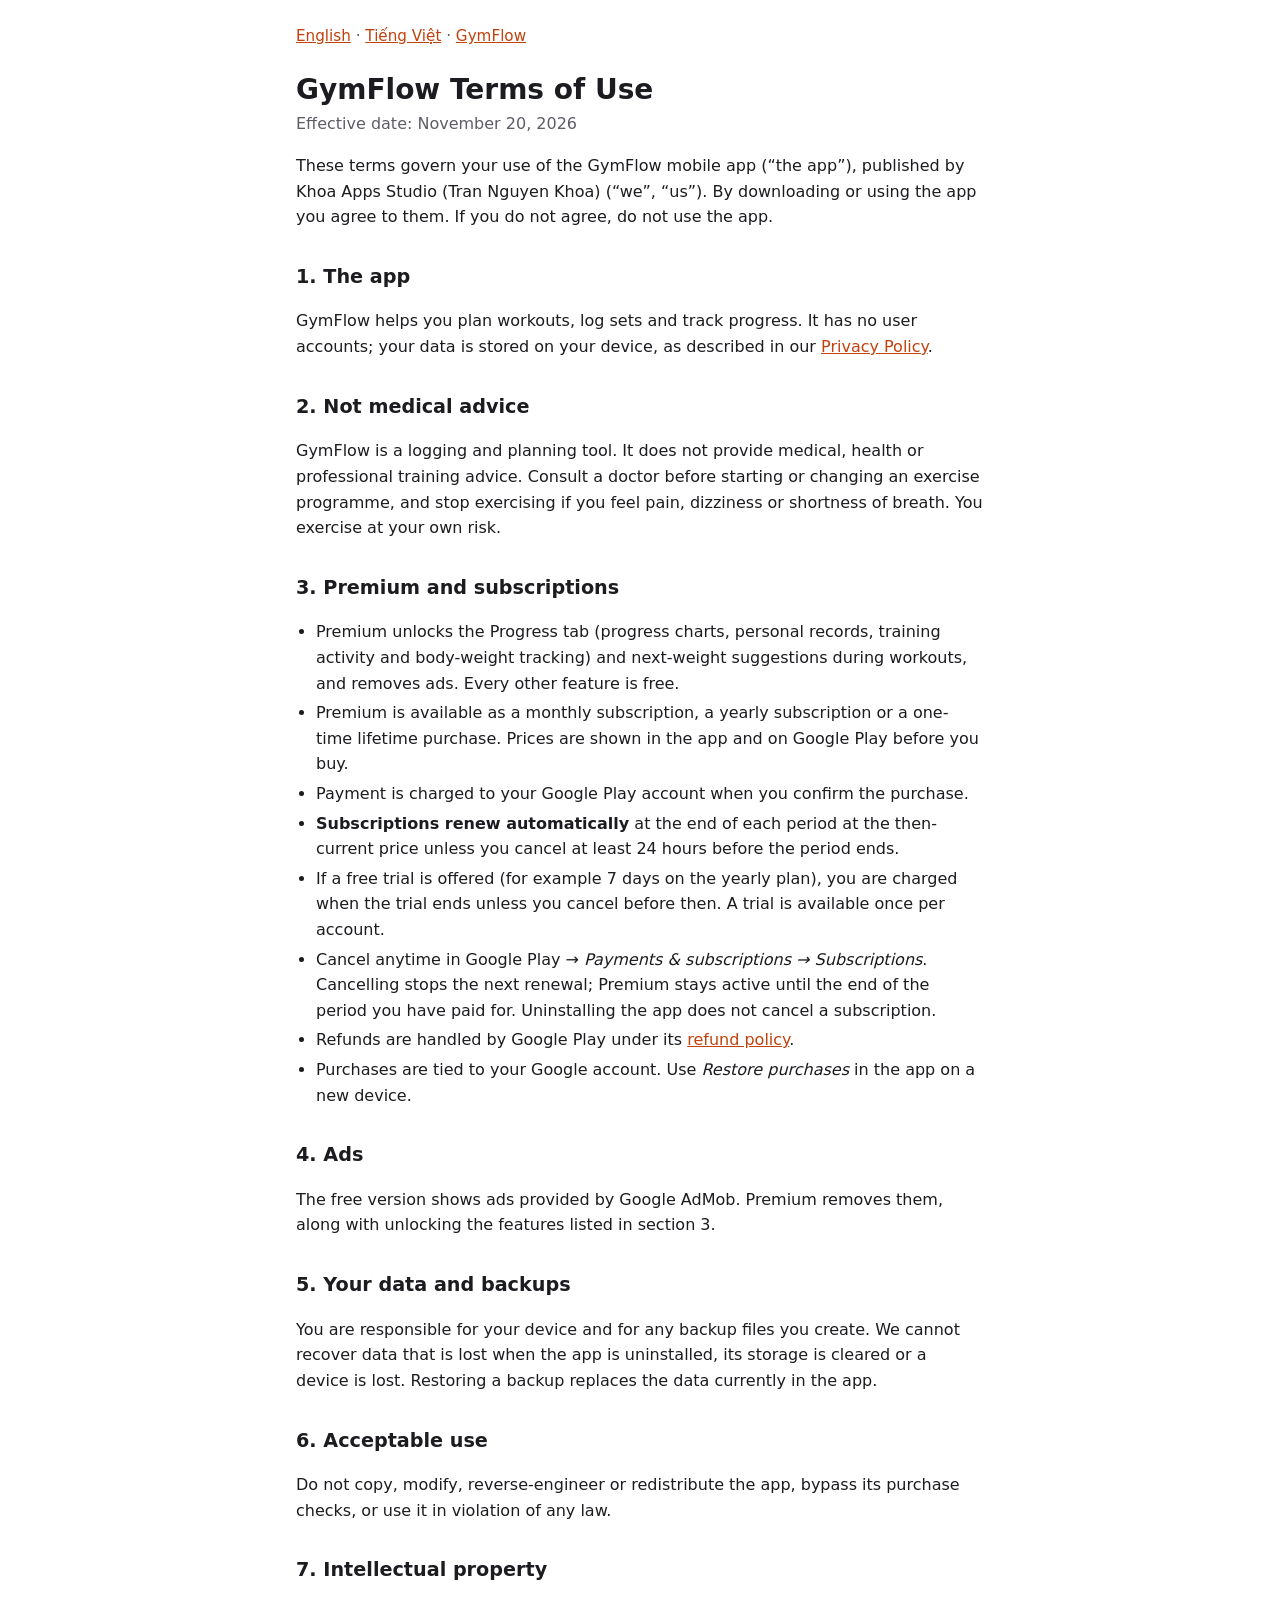
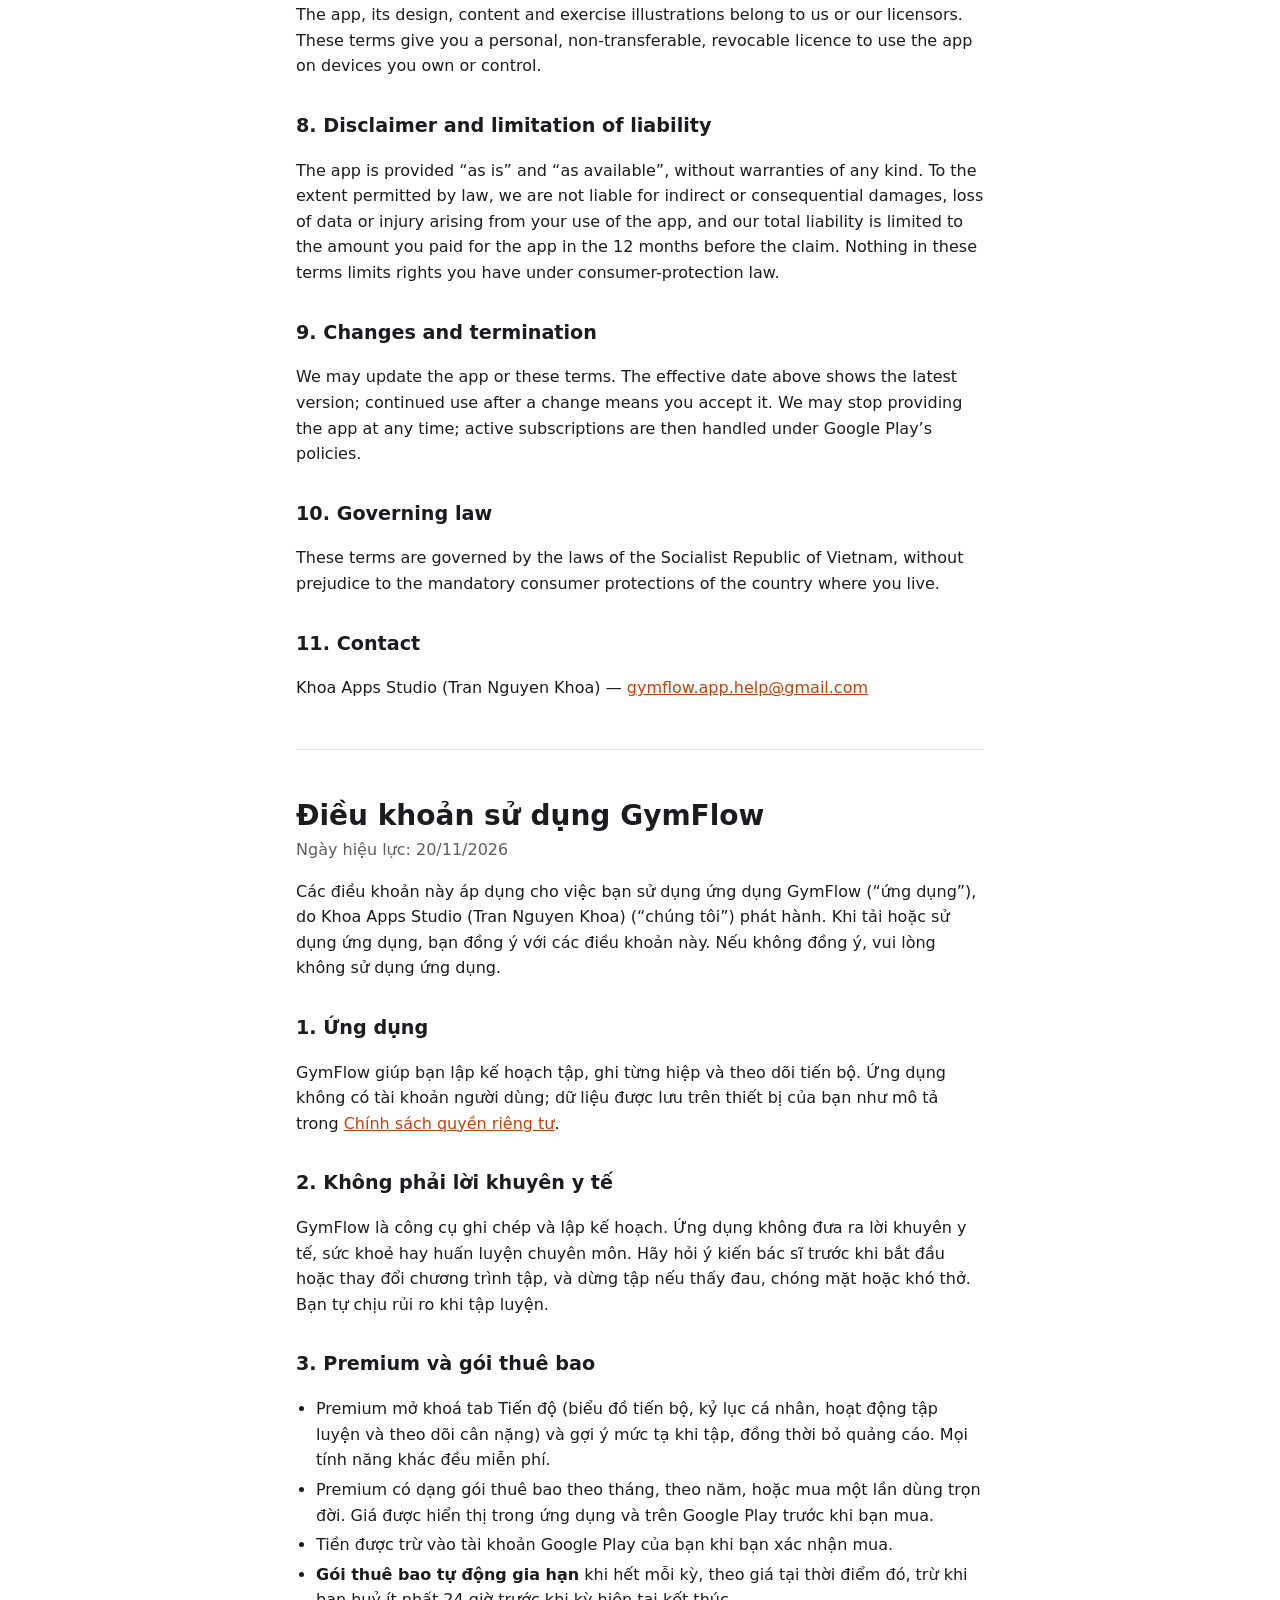
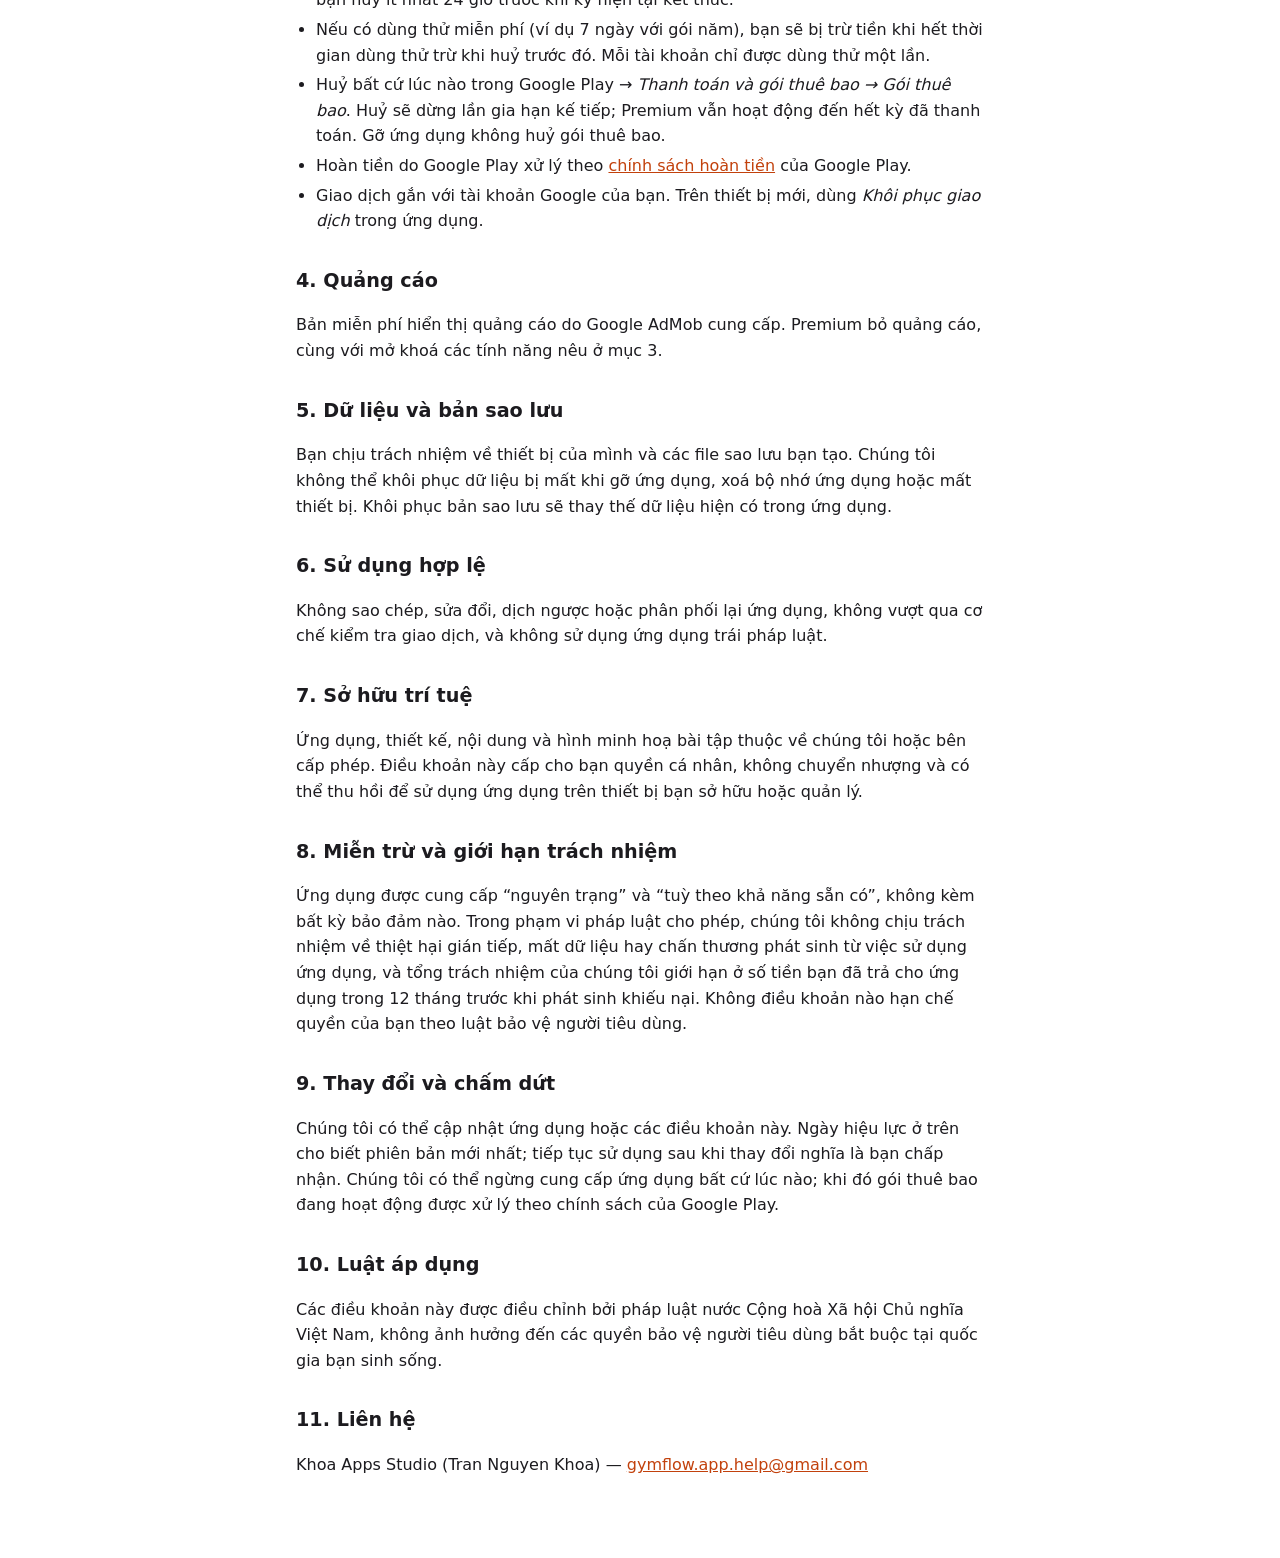
<file: terms.html>
<!doctype html>
<html lang="en">
<head>
<meta charset="utf-8">
<meta name="viewport" content="width=device-width, initial-scale=1">
<title>GymFlow — Terms of Use</title>
<link rel="stylesheet" href="style.css">
</head>
<body>
<main>
<nav class="lang"><a href="#en">English</a> · <a href="#vi">Tiếng Việt</a> · <a href="index.html">GymFlow</a></nav>

<!-- ============================== ENGLISH ============================== -->
<article id="en" lang="en">
<h1>GymFlow Terms of Use</h1>
<p class="meta">Effective date: November 20, 2026</p>

<p>These terms govern your use of the GymFlow mobile app (“the app”), published by Khoa Apps Studio (Tran Nguyen Khoa)
(“we”, “us”). By downloading or using the app you agree to them. If you do not agree, do not use the app.</p>

<h2>1. The app</h2>
<p>GymFlow helps you plan workouts, log sets and track progress. It has no user accounts; your data is stored
on your device, as described in our <a href="privacy.html">Privacy Policy</a>.</p>

<h2>2. Not medical advice</h2>
<p>GymFlow is a logging and planning tool. It does not provide medical, health or professional training
advice. Consult a doctor before starting or changing an exercise programme, and stop exercising if you feel
pain, dizziness or shortness of breath. You exercise at your own risk.</p>

<h2>3. Premium and subscriptions</h2>
<ul>
<li>Premium unlocks the Progress tab (progress charts, personal records, training activity and body-weight
tracking) and next-weight suggestions during workouts, and removes ads. Every other feature is free.</li>
<li>Premium is available as a monthly subscription, a yearly subscription or a one-time lifetime purchase.
Prices are shown in the app and on Google Play before you buy.</li>
<li>Payment is charged to your Google Play account when you confirm the purchase.</li>
<li><strong>Subscriptions renew automatically</strong> at the end of each period at the then-current price
unless you cancel at least 24 hours before the period ends.</li>
<li>If a free trial is offered (for example 7 days on the yearly plan), you are charged when the trial ends
unless you cancel before then. A trial is available once per account.</li>
<li>Cancel anytime in Google Play → <em>Payments &amp; subscriptions → Subscriptions</em>. Cancelling stops the
next renewal; Premium stays active until the end of the period you have paid for. Uninstalling the app does
not cancel a subscription.</li>
<li>Refunds are handled by Google Play under its
<a href="https://support.google.com/googleplay/answer/2479637">refund policy</a>.</li>
<li>Purchases are tied to your Google account. Use <em>Restore purchases</em> in the app on a new device.</li>
</ul>

<h2>4. Ads</h2>
<p>The free version shows ads provided by Google AdMob. Premium removes them, along with unlocking the
features listed in section 3.</p>

<h2>5. Your data and backups</h2>
<p>You are responsible for your device and for any backup files you create. We cannot recover data that is
lost when the app is uninstalled, its storage is cleared or a device is lost. Restoring a backup replaces the
data currently in the app.</p>

<h2>6. Acceptable use</h2>
<p>Do not copy, modify, reverse-engineer or redistribute the app, bypass its purchase checks, or use it in
violation of any law.</p>

<h2>7. Intellectual property</h2>
<p>The app, its design, content and exercise illustrations belong to us or our licensors. These terms give
you a personal, non-transferable, revocable licence to use the app on devices you own or control.</p>

<h2>8. Disclaimer and limitation of liability</h2>
<p>The app is provided “as is” and “as available”, without warranties of any kind. To the extent permitted by
law, we are not liable for indirect or consequential damages, loss of data or injury arising from your use of
the app, and our total liability is limited to the amount you paid for the app in the 12 months before the
claim. Nothing in these terms limits rights you have under consumer-protection law.</p>

<h2>9. Changes and termination</h2>
<p>We may update the app or these terms. The effective date above shows the latest version; continued use
after a change means you accept it. We may stop providing the app at any time; active subscriptions are
then handled under Google Play’s policies.</p>

<h2>10. Governing law</h2>
<p>These terms are governed by the laws of the Socialist Republic of Vietnam, without prejudice to the mandatory consumer
protections of the country where you live.</p>

<h2>11. Contact</h2>
<p>Khoa Apps Studio (Tran Nguyen Khoa) — <a href="mailto:gymflow.app.help@gmail.com">gymflow.app.help@gmail.com</a></p>
</article>

<hr>

<!-- ============================= TIẾNG VIỆT ============================= -->
<article id="vi" lang="vi">
<h1>Điều khoản sử dụng GymFlow</h1>
<p class="meta">Ngày hiệu lực: 20/11/2026</p>

<p>Các điều khoản này áp dụng cho việc bạn sử dụng ứng dụng GymFlow (“ứng dụng”), do Khoa Apps Studio (Tran Nguyen Khoa)
(“chúng tôi”) phát hành. Khi tải hoặc sử dụng ứng dụng, bạn đồng ý với các điều khoản này. Nếu không đồng ý,
vui lòng không sử dụng ứng dụng.</p>

<h2>1. Ứng dụng</h2>
<p>GymFlow giúp bạn lập kế hoạch tập, ghi từng hiệp và theo dõi tiến bộ. Ứng dụng không có tài khoản người
dùng; dữ liệu được lưu trên thiết bị của bạn như mô tả trong <a href="privacy.html#vi">Chính sách quyền riêng
tư</a>.</p>

<h2>2. Không phải lời khuyên y tế</h2>
<p>GymFlow là công cụ ghi chép và lập kế hoạch. Ứng dụng không đưa ra lời khuyên y tế, sức khoẻ hay huấn luyện
chuyên môn. Hãy hỏi ý kiến bác sĩ trước khi bắt đầu hoặc thay đổi chương trình tập, và dừng tập nếu thấy đau,
chóng mặt hoặc khó thở. Bạn tự chịu rủi ro khi tập luyện.</p>

<h2>3. Premium và gói thuê bao</h2>
<ul>
<li>Premium mở khoá tab Tiến độ (biểu đồ tiến bộ, kỷ lục cá nhân, hoạt động tập luyện và theo dõi cân
nặng) và gợi ý mức tạ khi tập, đồng thời bỏ quảng cáo. Mọi tính năng khác đều miễn phí.</li>
<li>Premium có dạng gói thuê bao theo tháng, theo năm, hoặc mua một lần dùng trọn đời. Giá được hiển thị
trong ứng dụng và trên Google Play trước khi bạn mua.</li>
<li>Tiền được trừ vào tài khoản Google Play của bạn khi bạn xác nhận mua.</li>
<li><strong>Gói thuê bao tự động gia hạn</strong> khi hết mỗi kỳ, theo giá tại thời điểm đó, trừ khi bạn huỷ
ít nhất 24 giờ trước khi kỳ hiện tại kết thúc.</li>
<li>Nếu có dùng thử miễn phí (ví dụ 7 ngày với gói năm), bạn sẽ bị trừ tiền khi hết thời gian dùng thử trừ khi
huỷ trước đó. Mỗi tài khoản chỉ được dùng thử một lần.</li>
<li>Huỷ bất cứ lúc nào trong Google Play → <em>Thanh toán và gói thuê bao → Gói thuê bao</em>. Huỷ sẽ dừng lần
gia hạn kế tiếp; Premium vẫn hoạt động đến hết kỳ đã thanh toán. Gỡ ứng dụng không huỷ gói thuê bao.</li>
<li>Hoàn tiền do Google Play xử lý theo
<a href="https://support.google.com/googleplay/answer/2479637?hl=vi">chính sách hoàn tiền</a> của Google Play.</li>
<li>Giao dịch gắn với tài khoản Google của bạn. Trên thiết bị mới, dùng <em>Khôi phục giao dịch</em> trong
ứng dụng.</li>
</ul>

<h2>4. Quảng cáo</h2>
<p>Bản miễn phí hiển thị quảng cáo do Google AdMob cung cấp. Premium bỏ quảng cáo, cùng với mở khoá các
tính năng nêu ở mục 3.</p>

<h2>5. Dữ liệu và bản sao lưu</h2>
<p>Bạn chịu trách nhiệm về thiết bị của mình và các file sao lưu bạn tạo. Chúng tôi không thể khôi phục dữ
liệu bị mất khi gỡ ứng dụng, xoá bộ nhớ ứng dụng hoặc mất thiết bị. Khôi phục bản sao lưu sẽ thay thế dữ liệu
hiện có trong ứng dụng.</p>

<h2>6. Sử dụng hợp lệ</h2>
<p>Không sao chép, sửa đổi, dịch ngược hoặc phân phối lại ứng dụng, không vượt qua cơ chế kiểm tra giao dịch,
và không sử dụng ứng dụng trái pháp luật.</p>

<h2>7. Sở hữu trí tuệ</h2>
<p>Ứng dụng, thiết kế, nội dung và hình minh hoạ bài tập thuộc về chúng tôi hoặc bên cấp phép. Điều khoản này
cấp cho bạn quyền cá nhân, không chuyển nhượng và có thể thu hồi để sử dụng ứng dụng trên thiết bị bạn sở hữu
hoặc quản lý.</p>

<h2>8. Miễn trừ và giới hạn trách nhiệm</h2>
<p>Ứng dụng được cung cấp “nguyên trạng” và “tuỳ theo khả năng sẵn có”, không kèm bất kỳ bảo đảm nào. Trong
phạm vi pháp luật cho phép, chúng tôi không chịu trách nhiệm về thiệt hại gián tiếp, mất dữ liệu hay chấn
thương phát sinh từ việc sử dụng ứng dụng, và tổng trách nhiệm của chúng tôi giới hạn ở số tiền bạn đã trả cho
ứng dụng trong 12 tháng trước khi phát sinh khiếu nại. Không điều khoản nào hạn chế quyền của bạn theo luật
bảo vệ người tiêu dùng.</p>

<h2>9. Thay đổi và chấm dứt</h2>
<p>Chúng tôi có thể cập nhật ứng dụng hoặc các điều khoản này. Ngày hiệu lực ở trên cho biết phiên bản mới
nhất; tiếp tục sử dụng sau khi thay đổi nghĩa là bạn chấp nhận. Chúng tôi có thể ngừng cung cấp ứng dụng bất
cứ lúc nào; khi đó gói thuê bao đang hoạt động được xử lý theo chính sách của Google Play.</p>

<h2>10. Luật áp dụng</h2>
<p>Các điều khoản này được điều chỉnh bởi pháp luật nước Cộng hoà Xã hội Chủ nghĩa Việt Nam, không ảnh hưởng đến các quyền bảo
vệ người tiêu dùng bắt buộc tại quốc gia bạn sinh sống.</p>

<h2>11. Liên hệ</h2>
<p>Khoa Apps Studio (Tran Nguyen Khoa) — <a href="mailto:gymflow.app.help@gmail.com">gymflow.app.help@gmail.com</a></p>
</article>
</main>
</body>
</html>
</file>
<file: style.css>
:root {
  --bg: #ffffff;
  --fg: #1c1b1f;
  --muted: #5f5c66;
  --accent: #c2410c;
  --rule: #e4e1e8;
}
@media (prefers-color-scheme: dark) {
  :root {
    --bg: #141316;
    --fg: #e7e1e8;
    --muted: #a8a3ad;
    --accent: #fb923c;
    --rule: #2e2c32;
  }
}
* { box-sizing: border-box; }
body {
  margin: 0;
  background: var(--bg);
  color: var(--fg);
  font: 16px/1.6 system-ui, -apple-system, "Segoe UI", Roboto, sans-serif;
}
main { max-width: 720px; margin: 0 auto; padding: 24px 16px 64px; }
h1 { font-size: 1.75rem; line-height: 1.25; margin: 1.5rem 0 0.25rem; }
h2 { font-size: 1.2rem; margin: 2rem 0 0.5rem; }
h3 { font-size: 1.02rem; margin: 1.25rem 0 0.25rem; }
a { color: var(--accent); }
ul { padding-left: 1.25rem; }
li { margin: 0.25rem 0; }
hr { border: 0; border-top: 1px solid var(--rule); margin: 3rem 0; }
.meta { color: var(--muted); margin-top: 0; }
.lang { font-size: 0.95rem; color: var(--muted); }
.links { list-style: none; padding: 0; }
.links li { margin: 0.5rem 0; }
</file>
